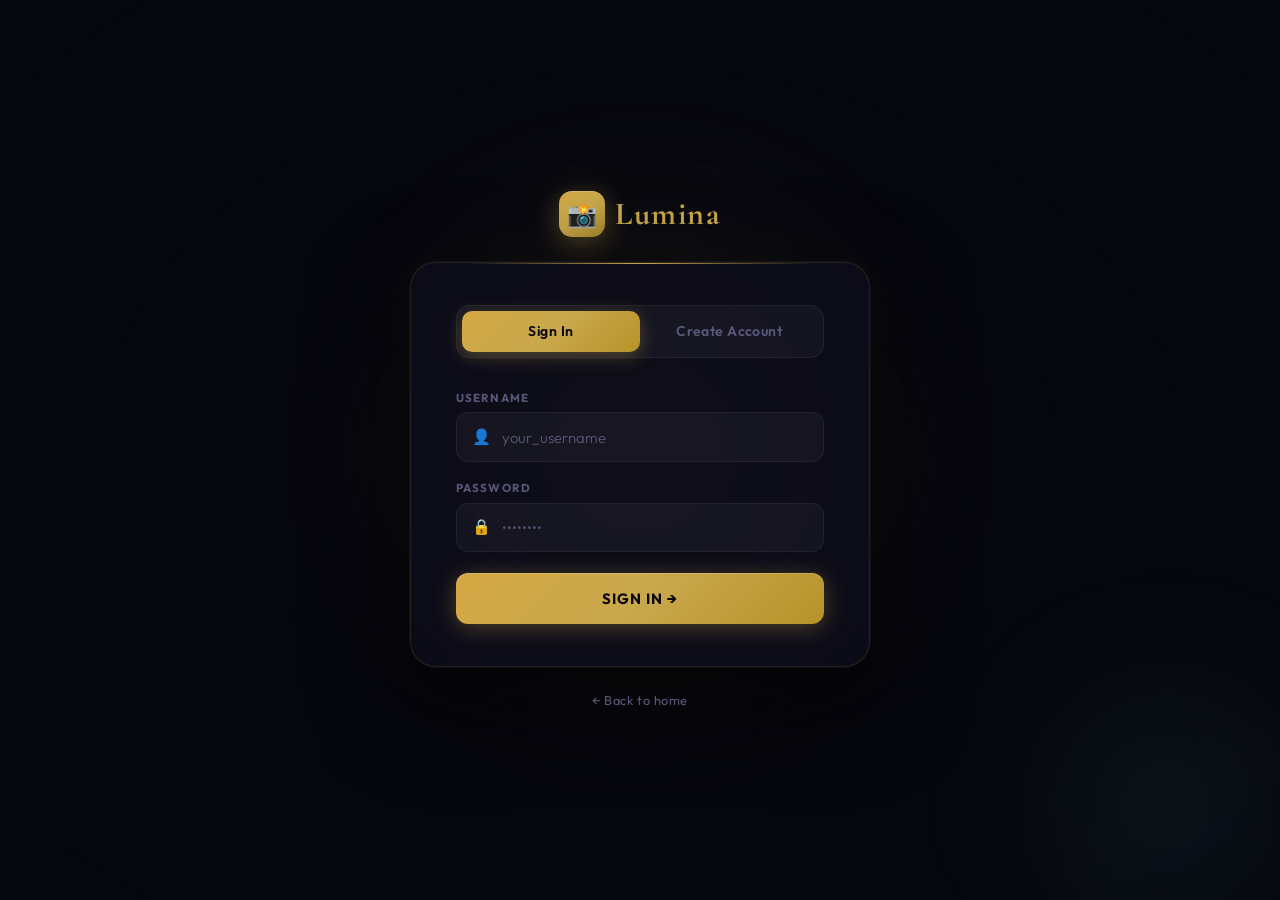
<file: frontend/Creator.html>
<!DOCTYPE html>
<html lang="en">
<head>
  <meta charset="UTF-8"/>
  <meta name="viewport" content="width=device-width, initial-scale=1.0"/>
  <title>Lumina — Creator Studio</title>
  <link rel="preconnect" href="https://fonts.googleapis.com">
  <link href="https://fonts.googleapis.com/css2?family=Cormorant+Garamond:ital,wght@0,300;0,400;0,600;0,700;1,300;1,400&family=Outfit:wght@300;400;500;600;700;800&display=swap" rel="stylesheet">
  <link rel="stylesheet" href="style.css"/>
  <style>

    body { background: var(--ink); }

    .layout {
      display: grid;
      grid-template-columns: 340px 1fr;
      gap: 1.75rem;
      max-width: 1380px;
      margin: 0 auto;
      padding: 2.5rem 1.75rem 5rem;
      align-items: start;
    }
    @media(max-width:960px) { .layout { grid-template-columns: 1fr; } }

    /* ══ UPLOAD PANEL ══ */
    .upload-panel {
      background: var(--panel);
      border: 1px solid rgba(201,168,76,0.15);
      border-radius: 22px;
      overflow: hidden;
      position: sticky;
      top: 84px;
    }

    .upload-panel-header {
      padding: 1.6rem 1.75rem 1.4rem;
      border-bottom: 1px solid var(--border);
      background: linear-gradient(to bottom, rgba(201,168,76,0.06), transparent);
    }

    .upload-panel-header h2 {
      font-family: 'Cormorant Garamond', serif;
      font-size: 1.4rem; font-weight: 600;
      display: flex; align-items: center; gap: 0.5rem;
    }

    .upload-panel-body { padding: 1.5rem 1.75rem 1.75rem; }

    /* Preview box */
    .preview-box {
      width: 100%;
      aspect-ratio: 16/9;
      background: rgba(255,255,255,0.03);
      border: 2px dashed var(--border);
      border-radius: 14px;
      display: flex; align-items: center; justify-content: center;
      font-size: 2.5rem; color: var(--muted);
      overflow: hidden;
      margin-bottom: 1.4rem;
      position: relative;
      transition: border-color 0.25s;
    }
    .preview-box.has-media {
      border-color: rgba(201,168,76,0.35);
      border-style: solid;
    }
    .preview-box img,
    .preview-box video {
      position: absolute; inset: 0;
      width: 100%; height: 100%;
      object-fit: cover;
    }
    .preview-placeholder {
      display: flex; flex-direction: column; align-items: center; gap: 0.5rem;
      color: var(--muted);
    }
    .preview-placeholder span { font-size: 0.78rem; letter-spacing: 0.06em; text-transform: uppercase; }

    .upload-fields { display: flex; flex-direction: column; gap: 1rem; margin-bottom: 1.25rem; }

    .selector-grid {
      display: grid;
      grid-template-columns: 1fr 1fr;
      gap: 0.7rem;
    }
    .select-input {
      width: 100%;
      background: var(--panel2);
      border: 1px solid var(--border);
      color: var(--text);
      border-radius: 12px;
      padding: 0.75rem 0.85rem;
      font-family: 'Outfit', sans-serif;
      outline: none;
    }
    .select-input:focus {
      border-color: rgba(201,168,76,0.45);
      box-shadow: 0 0 0 3px var(--gold-glow);
    }
    .media-source { display: none; }
    .media-source.show { display: block; }
    .input[type="file"] { padding: 0.72rem; }
    .upload-hint {
      margin-top: 0.4rem;
      color: var(--muted);
      font-size: 0.72rem;
      line-height: 1.4;
    }

    .upload-btn {
      width: 100%; padding: 1rem;
      background: linear-gradient(135deg, var(--gold-hi), var(--gold), var(--gold-lo));
      color: #09070d;
      font-family: 'Outfit', sans-serif;
      font-size: 0.9rem; font-weight: 700;
      letter-spacing: 0.06em; text-transform: uppercase;
      border: none; border-radius: 12px;
      cursor: pointer; position: relative; overflow: hidden;
      transition: all 0.25s;
      box-shadow: 0 4px 22px rgba(201,168,76,0.32), inset 0 1px 0 rgba(255,255,255,0.18);
    }
    .upload-btn:hover { transform: translateY(-2px); box-shadow: 0 8px 32px rgba(201,168,76,0.5); }
    .upload-btn:active { transform: none; }
    .upload-btn:disabled { opacity: 0.55; cursor: not-allowed; transform: none; }

    /* ══ MAIN CONTENT ══ */

    /* Stats row */
    .stats-row {
      display: grid;
      grid-template-columns: repeat(3, 1fr);
      gap: 1rem;
      margin-bottom: 2rem;
    }

    .stat-card {
      background: var(--panel);
      border: 1px solid var(--border);
      border-radius: 16px;
      padding: 1.4rem 1.5rem;
      position: relative; overflow: hidden;
      transition: border-color 0.25s, transform 0.25s;
    }
    .stat-card:hover { border-color: var(--border-hi); transform: translateY(-2px); }

    .stat-card::before {
      content: '';
      position: absolute; top: 0; left: 0; right: 0;
      height: 2px;
      background: linear-gradient(90deg, transparent, var(--gold), transparent);
      opacity: 0.5;
    }

    .stat-ico { font-size: 1.5rem; margin-bottom: 0.8rem; display: block; }
    .stat-num {
      font-family: 'Cormorant Garamond', serif;
      font-size: 2.5rem; font-weight: 700;
      color: var(--gold); line-height: 1;
      margin-bottom: 0.3rem;
    }
    .stat-lbl { font-size: 0.75rem; font-weight: 600; color: var(--muted); letter-spacing: 0.08em; text-transform: uppercase; }

    /* Section header */
    .section-hdr {
      display: flex; align-items: center; justify-content: space-between;
      margin-bottom: 1.4rem;
      padding-bottom: 1rem;
      border-bottom: 1px solid var(--border);
    }
    .section-hdr h2 {
      font-family: 'Cormorant Garamond', serif;
      font-size: 1.5rem; font-weight: 600;
    }

    /* Media grid */
    .photos-grid {
      display: grid;
      grid-template-columns: repeat(auto-fill, minmax(230px, 1fr));
      gap: 1.1rem;
    }

    .photo-card {
      background: var(--panel);
      border: 1px solid var(--border);
      border-radius: 16px;
      overflow: hidden;
      transition: transform 0.28s cubic-bezier(.16,1,.3,1), box-shadow 0.28s, border-color 0.28s;
      animation: cardIn 0.4s ease both;
    }
    @keyframes cardIn {
      from { opacity:0; transform:translateY(16px) scale(0.97); }
      to   { opacity:1; transform:translateY(0) scale(1); }
    }
    .photo-card:hover {
      transform: translateY(-5px);
      box-shadow: 0 16px 50px rgba(0,0,0,0.5), 0 0 0 1px rgba(201,168,76,0.18);
      border-color: rgba(201,168,76,0.2);
    }

    .pc-img-wrap { overflow: hidden; }
    .pc-img {
      width: 100%; aspect-ratio: 4/3;
      object-fit: cover; display: block;
      background: var(--panel2);
      transition: transform 0.5s ease;
    }
    .photo-card:hover .pc-img { transform: scale(1.06); }
    .pc-fallback {
      width: 100%; aspect-ratio: 4/3;
      background: var(--panel2);
      display: flex; align-items: center; justify-content: center;
      font-size: 2.5rem; color: var(--muted);
    }

    .pc-body { padding: 0.9rem 1rem; }
    .pc-title {
      font-weight: 700; font-size: 0.93rem;
      white-space: nowrap; overflow: hidden; text-overflow: ellipsis;
      margin-bottom: 0.2rem;
    }
    .pc-meta { font-size: 0.76rem; color: var(--muted); margin-bottom: 0.7rem; }

    .pc-footer {
      display: flex; justify-content: space-between; align-items: center;
    }
    .pc-stats {
      display: flex; align-items: center; gap: 0.8rem;
      font-size: 0.78rem; color: var(--muted);
    }
    .pc-stat { display: flex; align-items: center; gap: 0.25rem; }
    .pc-stat .star-val { color: var(--star); font-weight: 600; }

    .pc-actions { display: flex; gap: 0.3rem; }

    .icon-btn {
      width: 30px; height: 30px;
      background: rgba(255,255,255,0.05);
      border: 1px solid var(--border);
      border-radius: 8px;
      display: flex; align-items: center; justify-content: center;
      cursor: pointer; font-size: 0.85rem;
      transition: all 0.2s; color: var(--muted);
    }
    .icon-btn.view:hover { background: rgba(201,168,76,0.12); border-color: rgba(201,168,76,0.3); color: var(--gold); }
    .icon-btn.del:hover  { background: var(--danger-bg); border-color: rgba(224,92,92,0.3); color: var(--danger); }

    /* ══ STATS MODAL ══ */
    .stats-modal .modal { max-width: 960px; border-radius: 22px; }

    .modal-two-col {
      display: grid;
      grid-template-columns: 1fr 1fr;
      gap: 0;
    }
    @media(max-width:700px) { .modal-two-col { grid-template-columns: 1fr; } }

    .modal-left-img {
      position: relative; overflow: hidden; border-radius: 0 0 0 18px;
    }
    .modal-left-img img,
    .modal-left-img video {
      width: 100%; height: 100%; min-height: 280px;
      object-fit: cover; display: block;
    }
    .modal-img-info {
      position: absolute; bottom: 0; left: 0; right: 0;
      padding: 1.5rem;
      background: linear-gradient(to top, rgba(6,6,14,0.85), transparent);
    }
    .modal-img-title {
      font-family: 'Cormorant Garamond', serif;
      font-size: 1.4rem; font-weight: 600; color: white;
      margin-bottom: 0.3rem;
    }
    .modal-avg-rating {
      display: flex; align-items: baseline; gap: 0.4rem;
    }
    .modal-avg-num {
      font-family: 'Cormorant Garamond', serif;
      font-size: 2.8rem; font-weight: 700; color: var(--gold); line-height: 1;
    }
    .modal-avg-of { font-size: 0.85rem; color: rgba(255,255,255,0.5); }

    .modal-right-panel {
      padding: 1.6rem;
      overflow-y: auto;
      max-height: 580px;
      display: flex; flex-direction: column; gap: 0;
    }

    .detail-section { margin-bottom: 1.6rem; }
    .detail-section:last-child { margin-bottom: 0; }
    .detail-title {
      font-size: 0.7rem; font-weight: 700; letter-spacing: 0.12em;
      text-transform: uppercase; color: var(--muted);
      margin-bottom: 0.8rem;
      display: flex; align-items: center; gap: 0.5rem;
    }
    .detail-title::after {
      content: '';
      flex: 1; height: 1px; background: var(--border);
    }

    .rating-pill {
      display: flex; align-items: center; justify-content: space-between;
      background: rgba(255,255,255,0.04);
      border: 1px solid var(--border);
      border-radius: 10px;
      padding: 0.7rem 0.9rem;
      margin-bottom: 0.4rem;
      font-size: 0.84rem;
    }
    .rating-pill .rp-user { font-weight: 600; color: var(--text-dim); }
    .rating-pill .rp-val { color: var(--star); font-weight: 700; letter-spacing: 0.04em; }
    .rp-val.react { color: var(--gold); }

    .comment-card {
      background: rgba(255,255,255,0.03);
      border: 1px solid var(--border);
      border-radius: 10px;
      padding: 0.8rem 0.9rem;
      margin-bottom: 0.5rem;
    }
    .cc-header { display: flex; align-items: center; justify-content: space-between; margin-bottom: 0.35rem; }
    .cc-author { font-weight: 700; font-size: 0.84rem; color: var(--consumer); }
    .cc-time { font-size: 0.72rem; color: var(--muted); }
    .cc-text { font-size: 0.85rem; color: var(--text-dim); line-height: 1.55; }

    .empty-state-sm {
      color: var(--muted); font-size: 0.84rem;
      padding: 1rem 0; text-align: center;
    }

    @media(max-width:600px) {
      .stats-row { grid-template-columns: 1fr 1fr; }
      .photos-grid { grid-template-columns: 1fr 1fr; }
      .selector-grid { grid-template-columns: 1fr; }
    }
    @media(max-width:400px) {
      .stats-row { grid-template-columns: 1fr; }
      .photos-grid { grid-template-columns: 1fr; }
    }
  </style>
</head>
<body>

<nav class="navbar">
  <a href="Creator.html" class="brand">
    <div class="brand-gem">📸</div>
    Lumina
  </a>
  <div class="nav-right">
    <span class="nav-username" id="nav-username"></span>
    <span class="role-badge creator">Creator</span>
    <a href="manage-users.html" class="btn btn-ghost btn-sm">Manage Users</a>
    <button class="btn btn-ghost btn-sm" onclick="Auth.logout()">Sign Out</button>
  </div>
</nav>

<div class="layout">

  <!-- ══ LEFT: UPLOAD ══ -->
  <aside>
    <div class="upload-panel">
      <div class="upload-panel-header">
        <h2>✦ Share Media</h2>
      </div>
      <div class="upload-panel-body">

        <div class="preview-box" id="preview-box">
          <div class="preview-placeholder">
            <span style="font-size:2.2rem;">🖼️</span>
            <span>Media preview</span>
          </div>
        </div>

        <div class="upload-fields">
          <div class="form-group">
            <label>Media Options *</label>
            <div class="selector-grid">
              <select class="select-input" id="media_type" onchange="handleMediaOptionsChange()">
                <option value="image">Image</option>
                <option value="video">Video</option>
              </select>
              <select class="select-input" id="upload_method" onchange="handleMediaOptionsChange()">
                <option value="local">Local Upload</option>
                <option value="url">URL</option>
              </select>
            </div>
          </div>
          <div class="form-group media-source show" id="local-source">
            <label>Upload File *</label>
            <input class="input" id="media_file" type="file" accept="image/*,video/*" onchange="handleLocalFileChange()"/>
            <div class="upload-hint">Images and videos up to 50MB are supported.</div>
          </div>
          <div class="form-group media-source" id="url-source">
            <label>Media URL *</label>
            <input class="input" id="media_url" placeholder="https://example.com/media.jpg"
              oninput="updatePreviewFromUrl(this.value)"/>
          </div>
          <div class="form-group">
            <label>Title *</label>
            <input class="input" id="title" placeholder="Sunset at Santorini"/>
          </div>
          <div class="form-group">
            <label>Caption</label>
            <textarea class="input" id="caption" placeholder="Golden hour magic…" rows="2"></textarea>
          </div>
          <div class="form-group">
            <label>Location</label>
            <input class="input" id="location" placeholder="Santorini, Greece"/>
          </div>
          <div class="form-group">
            <label>People</label>
            <input class="input" id="people" placeholder="Me &amp; Anna"/>
          </div>
        </div>

        <button class="upload-btn" onclick="uploadMedia()" id="upload-btn">
          ✦ Share Media
        </button>

      </div>
    </div>
  </aside>

  <!-- ══ RIGHT: MAIN ══ -->
  <main>

    <div class="stats-row">
      <div class="stat-card">
        <span class="stat-ico">🖼️</span>
        <div class="stat-num" id="stat-photos">—</div>
        <div class="stat-lbl">Media</div>
      </div>
      <div class="stat-card">
        <span class="stat-ico">💬</span>
        <div class="stat-num" id="stat-comments">—</div>
        <div class="stat-lbl">Comments</div>
      </div>
      <div class="stat-card">
        <span class="stat-ico">⭐</span>
        <div class="stat-num" id="stat-ratings">—</div>
        <div class="stat-lbl">Ratings</div>
      </div>
    </div>

    <div class="section-hdr">
      <h2>My Media</h2>
    </div>

    <div id="photos-grid" class="photos-grid">
      <div style="grid-column:1/-1"><div class="loader"><div class="spinner"></div></div></div>
    </div>

  </main>
</div>

<!-- STATS MODAL -->
<div id="stats-modal" class="modal-overlay stats-modal" onclick="if(event.target.id==='stats-modal') closeStatsModal()">
  <div class="modal">
    <div class="modal-header">
      <h2>Media Stats</h2>
      <button class="modal-close" onclick="closeStatsModal()">✕</button>
    </div>
    <div class="modal-two-col" id="modal-content"></div>
  </div>
</div>

<div id="toast-container"></div>

<script src="config.js"></script>
<script src="Auth.js"></script>
<script>
  if (!Auth.loggedIn()) location.href = 'Login.html';
  if (Auth.role() !== 'creator') location.href = 'Gallery.html';
  document.getElementById('nav-username').textContent = Auth.username();

  const MAX_MEDIA_SIZE = 50 * 1024 * 1024;
  let previewObjectUrl = null;

  function resetPreview() {
    const box = document.getElementById('preview-box');
    if (previewObjectUrl) URL.revokeObjectURL(previewObjectUrl);
    previewObjectUrl = null;
    box.innerHTML = '<div class="preview-placeholder"><span style="font-size:2.2rem;">🖼️</span><span>Media preview</span></div>';
    box.classList.remove('has-media');
  }

  function renderPreview(src, mediaType) {
    const box = document.getElementById('preview-box');
    box.classList.add('has-media');
    if (mediaType === 'video') {
      box.innerHTML = `<video src="${esc(src)}" controls muted onerror="showInvalidPreview()"></video>`;
      return;
    }
    box.innerHTML = `<img src="${esc(src)}" alt="Media preview" onerror="showInvalidPreview()">`;
  }

  function showInvalidPreview() {
    const box = document.getElementById('preview-box');
    box.innerHTML = '<div class="preview-placeholder"><span style="font-size:2rem;">❌</span><span>Invalid media</span></div>';
    box.classList.remove('has-media');
  }

  function handleMediaOptionsChange() {
    const mediaType = document.getElementById('media_type').value;
    const method = document.getElementById('upload_method').value;
    document.getElementById('local-source').classList.toggle('show', method === 'local');
    document.getElementById('url-source').classList.toggle('show', method === 'url');
    document.getElementById('media_file').value = '';
    document.getElementById('media_url').value = '';
    document.getElementById('media_file').accept = mediaType === 'image' ? 'image/*' : 'video/*';
    resetPreview();
  }

  function handleLocalFileChange() {
    const mediaType = document.getElementById('media_type').value;
    const file = document.getElementById('media_file').files[0];
    if (!file) { resetPreview(); return; }
    if (!file.type.startsWith(mediaType + '/')) {
      toast(`Please choose a valid ${mediaType} file`, 'error');
      document.getElementById('media_file').value = '';
      resetPreview();
      return;
    }
    if (file.size > MAX_MEDIA_SIZE) {
      toast('File is too large. Maximum size is 50MB', 'error');
      document.getElementById('media_file').value = '';
      resetPreview();
      return;
    }
    if (previewObjectUrl) URL.revokeObjectURL(previewObjectUrl);
    previewObjectUrl = URL.createObjectURL(file);
    renderPreview(previewObjectUrl, mediaType);
  }

  function updatePreviewFromUrl(url) {
    const mediaType = document.getElementById('media_type').value;
    if (!url.trim()) { resetPreview(); return; }
    renderPreview(url.trim(), mediaType);
  }

  async function uploadMedia() {
    const title     = document.getElementById('title').value.trim();
    const mediaType = document.getElementById('media_type').value;
    const method    = document.getElementById('upload_method').value;
    const mediaUrl  = document.getElementById('media_url').value.trim();
    const mediaFile = document.getElementById('media_file').files[0];
    const caption   = document.getElementById('caption').value.trim();
    const location  = document.getElementById('location').value.trim();
    const people    = document.getElementById('people').value.trim();
    if (!title) { toast('Title is required', 'error'); return; }
    if (method === 'local') {
      if (!mediaFile) { toast('Please choose an image or video file', 'error'); return; }
      if (!mediaFile.type.startsWith(mediaType + '/')) { toast(`File must be a ${mediaType}`, 'error'); return; }
      if (mediaFile.size > MAX_MEDIA_SIZE) { toast('File is too large. Maximum size is 50MB', 'error'); return; }
    } else if (!/^https?:\/\//i.test(mediaUrl)) {
      toast('Please enter a valid media URL', 'error');
      return;
    }

    const formData = new FormData();
    formData.append('title', title);
    formData.append('caption', caption);
    formData.append('location', location);
    formData.append('people', people);
    formData.append('media_type', mediaType);
    formData.append('upload_method', method);
    if (method === 'local') formData.append('media_file', mediaFile);
    else formData.append('media_url', mediaUrl);

    const btn = document.getElementById('upload-btn');
    btn.textContent = 'Uploading…'; btn.disabled = true;
    const { ok, data } = await apiFetch('/images', {
      method: 'POST',
      headers: { "Authorization": "Bearer " + Auth.token() },
      body: formData
    });
    btn.textContent = '✦ Share Media'; btn.disabled = false;
    if (ok) {
      toast('Media shared successfully!', 'success');
      ['title','caption','location','people','media_url'].forEach(id => document.getElementById(id).value = '');
      document.getElementById('media_file').value = '';
      resetPreview();
      loadMyPhotos();
    } else toast(data.message || 'Upload failed', 'error');
  }

  async function loadMyPhotos() {
    const { ok, data } = await apiFetch('/images');
    const grid = document.getElementById('photos-grid');
    if (!ok) { toast('Failed to load media', 'error'); return; }
    const mine = data.filter(img => img.uploader === Auth.username());
    document.getElementById('stat-photos').textContent   = mine.length;
    document.getElementById('stat-comments').textContent = mine.reduce((s,i) => s + i.comment_count, 0);
    document.getElementById('stat-ratings').textContent  = mine.reduce((s,i) => s + i.rating_count, 0);
    if (!mine.length) {
      grid.innerHTML = `<div class="empty" style="grid-column:1/-1">
        <span class="empty-icon">📸</span>
        <h3>No media yet</h3>
        <p>Share your first image or video using the panel on the left.</p></div>`;
      return;
    }
    grid.innerHTML = mine.map((img, idx) => {
      const delay = Math.min(idx * 0.05, 0.5);
      const media = renderMedia(img, 'pc-img');
      return `<div class="photo-card" style="animation-delay:${delay}s">
        <div class="pc-img-wrap">
          ${media}
        </div>
        <div class="pc-body">
          <div class="pc-title">${esc(img.title)}</div>
          <div class="pc-meta">${img.location ? '📍 ' + esc(img.location) : 'No location'}</div>
          <div class="pc-footer">
            <div class="pc-stats">
              <div class="pc-stat">
                <span>⭐</span>
                <span class="star-val">${img.avg_rating > 0 ? img.avg_rating.toFixed(1) : '—'}</span>
              </div>
              <div class="pc-stat">💬 ${img.comment_count}</div>
            </div>
            <div class="pc-actions">
              <button class="icon-btn view" onclick="viewStats(${img.id})" title="View Stats">📊</button>
              <button class="icon-btn del" onclick="deletePhoto(${img.id})" title="Delete">🗑</button>
            </div>
          </div>
        </div>
      </div>`;
    }).join('');
  }

  async function viewStats(id) {
    const { ok, data } = await apiFetch(`/images/${id}/stats`, { headers: Auth.headers() });
    if (!ok) { toast(data?.message || 'Failed to load stats', 'error'); return; }

    const html = `
      <div class="modal-left-img">
        ${renderMedia(data, 'pc-img')}
        <div class="modal-img-info">
          <div class="modal-img-title">${esc(data.title)}</div>
          <div class="modal-avg-rating">
            <span class="modal-avg-num">${data.avg_rating.toFixed(1)}</span>
            <span class="modal-avg-of">/ 5 &nbsp;·&nbsp; ${data.rating_count} ${data.rating_count === 1 ? 'rating' : 'ratings'}</span>
          </div>
        </div>
      </div>
      <div class="modal-right-panel">
        <div class="detail-section">
          <div class="detail-title">Reactions</div>
          <div style="font-size:0.82rem;color:var(--muted);margin-bottom:0.55rem;">
            👍 ${data.reaction_counts?.like || 0} &nbsp;|&nbsp;
            😊 ${data.reaction_counts?.happy || 0} &nbsp;|&nbsp;
            ❤️ ${data.reaction_counts?.love || 0}
          </div>
          ${data.reactions && data.reactions.length
            ? data.reactions.map(r => `
              <div class="rating-pill">
                <span class="rp-user">${esc(r.username)}</span>
                <span class="rp-val react">${r.reaction_type === 'like' ? '👍 Like' : r.reaction_type === 'happy' ? '😊 Happy' : '❤️ Love'}</span>
              </div>`).join('')
            : `<div class="empty-state-sm">No reactions yet.</div>`}
        </div>
        <div class="detail-section">
          <div class="detail-title">Ratings</div>
          ${data.ratings.length
            ? data.ratings.map(r => `
              <div class="rating-pill">
                <span class="rp-user">${esc(r.username)}</span>
                <span class="rp-val">${r.value} ★</span>
              </div>`).join('')
            : `<div class="empty-state-sm">No ratings yet.</div>`}
        </div>
        <div class="detail-section">
          <div class="detail-title">Comments (${data.comments.length})</div>
          ${data.comments.length
            ? data.comments.map(c => `
              <div class="comment-card">
                <div class="cc-header">
                  <span class="cc-author">${esc(c.username)}</span>
                  <span class="cc-time">${c.created_at ? new Date(c.created_at).toLocaleDateString('en-US',{month:'short',day:'numeric',year:'numeric'}) : ''}</span>
                </div>
                <div class="cc-text">${esc(c.text)}</div>
              </div>`).join('')
            : `<div class="empty-state-sm">No comments yet.</div>`}
        </div>
      </div>`;

    document.getElementById('modal-content').innerHTML = html;
    document.getElementById('stats-modal').classList.add('open');
  }

  function closeStatsModal() {
    document.getElementById('stats-modal').classList.remove('open');
    document.getElementById('modal-content').innerHTML = '';
  }

  function renderMedia(item, className) {
    const src = item.media_url || item.image_url || '';
    if (!src) return `<div class="pc-fallback">🌄</div>`;
    if (item.media_type === 'video') {
      return `<video class="${className}" src="${esc(src)}" muted controls preload="metadata"></video>`;
    }
    return `<img class="${className}" src="${esc(src)}" alt="${esc(item.title)}" loading="lazy"
      onerror="this.outerHTML='<div class=pc-fallback>🌄</div>'">`;
  }

  async function deletePhoto(id) {
    if (!confirm('Delete this media item? This cannot be undone.')) return;
    const { ok } = await apiFetch(`/images/${id}`, { method: 'DELETE', headers: Auth.headers() });
    if (ok) { toast('Media deleted', 'success'); loadMyPhotos(); }
    else toast('Failed to delete media', 'error');
  }

  function esc(str) {
    if (!str) return '';
    return String(str).replace(/&/g,'&amp;').replace(/</g,'&lt;').replace(/>/g,'&gt;').replace(/"/g,'&quot;');
  }

  function toast(msg, type) {
    const t = document.createElement('div');
    t.className = `toast ${type}`; t.textContent = msg;
    let c = document.getElementById('toast-container');
    if (!c) { c = document.createElement('div'); c.id = 'toast-container'; document.body.append(c); }
    c.append(t); setTimeout(() => t.remove(), 3500);
  }

  handleMediaOptionsChange();
  loadMyPhotos();
</script>
</body>
</html>
</file>
<file: frontend/style.css>
/* ═══════════════════════════════════════════════════
   Lumina — Global Design System v4
   Aesthetic: Cinematic Dark Luxury Editorial
   ═══════════════════════════════════════════════════ */

@import url('https://fonts.googleapis.com/css2?family=Cormorant+Garamond:ital,wght@0,300;0,400;0,600;0,700;1,300;1,400;1,600&family=Outfit:wght@300;400;500;600;700;800&display=swap');

:root {
  --ink:         #06060e;
  --surface:     #0a0a16;
  --panel:       #0f0f1e;
  --panel2:      #151528;
  --panel3:      #1a1a32;
  --border:      rgba(255,255,255,0.07);
  --border-hi:   rgba(255,255,255,0.14);
  --gold:        #c9a84c;
  --gold-hi:     #d4a843;
  --gold-lo:     #b8932a;
  --gold-glow:   rgba(201,168,76,0.22);
  --gold-subtle: rgba(201,168,76,0.08);
  --danger:      #e05c5c;
  --danger-bg:   rgba(224,92,92,0.1);
  --teal:        #4dd9c8;
  --teal-bg:     rgba(77,217,200,0.08);
  --blue:        #6b8fff;
  --blue-bg:     rgba(107,143,255,0.08);
  --text:        #ece9f8;
  --text-dim:    #a6a2be;
  --muted:       #58567a;
  --creator:     #6b8fff;
  --consumer:    #4dd9c8;
  --star:        #f5c842;
  --star-dim:    #2a2a45;
  --radius:      16px;
  --radius-sm:   10px;
  --shadow:      0 24px 80px rgba(0,0,0,0.72);
  --shadow-sm:   0 8px 32px rgba(0,0,0,0.5);
}

*, *::before, *::after { box-sizing: border-box; margin: 0; padding: 0; }
html { scroll-behavior: smooth; }

body {
  font-family: 'Outfit', sans-serif;
  background: var(--ink);
  color: var(--text);
  min-height: 100vh;
  line-height: 1.65;
  -webkit-font-smoothing: antialiased;
  -moz-osx-font-smoothing: grayscale;
}

/* ── SCROLLBAR ── */
::-webkit-scrollbar { width: 5px; height: 5px; }
::-webkit-scrollbar-track { background: var(--surface); }
::-webkit-scrollbar-thumb { background: #252540; border-radius: 3px; }
::-webkit-scrollbar-thumb:hover { background: #353560; }

/* ══════════════════════════════════════
   NAVBAR
══════════════════════════════════════ */
.navbar {
  display: flex;
  align-items: center;
  justify-content: space-between;
  padding: 0 2.5rem;
  height: 66px;
  background: rgba(6,6,14,0.88);
  backdrop-filter: blur(24px) saturate(1.6);
  -webkit-backdrop-filter: blur(24px) saturate(1.6);
  border-bottom: 1px solid rgba(201,168,76,0.1);
  position: sticky;
  top: 0;
  z-index: 200;
}

.navbar .brand {
  display: flex;
  align-items: center;
  gap: 0.55rem;
  text-decoration: none;
  font-family: 'Cormorant Garamond', serif;
  font-size: 1.7rem;
  font-weight: 700;
  color: var(--gold);
  letter-spacing: 0.04em;
}

.brand-gem {
  width: 34px; height: 34px;
  background: linear-gradient(140deg, var(--gold-hi), var(--gold), var(--gold-lo));
  border-radius: 9px;
  display: flex; align-items: center; justify-content: center;
  font-size: 1rem;
  box-shadow: 0 4px 16px rgba(201,168,76,0.35), inset 0 1px 0 rgba(255,255,255,0.2);
  flex-shrink: 0;
}

.navbar .nav-right {
  display: flex;
  align-items: center;
  gap: 0.75rem;
}

.nav-username {
  color: var(--muted);
  font-size: 0.84rem;
  font-weight: 400;
}

/* ── ROLE BADGES ── */
.role-badge {
  font-size: 0.7rem;
  font-weight: 700;
  letter-spacing: 0.1em;
  text-transform: uppercase;
  padding: 4px 12px;
  border-radius: 100px;
}
.role-badge.creator  { background: var(--blue-bg);  color: var(--creator);  border: 1px solid rgba(107,143,255,0.28); }
.role-badge.consumer { background: var(--teal-bg);   color: var(--consumer); border: 1px solid rgba(77,217,200,0.28); }

/* ══════════════════════════════════════
   BUTTONS
══════════════════════════════════════ */
.btn {
  display: inline-flex;
  align-items: center;
  gap: 0.45rem;
  padding: 0.6rem 1.3rem;
  border: none;
  border-radius: var(--radius-sm);
  font-family: 'Outfit', sans-serif;
  font-size: 0.86rem;
  font-weight: 600;
  cursor: pointer;
  transition: all 0.22s cubic-bezier(.4,0,.2,1);
  text-decoration: none;
  letter-spacing: 0.02em;
  white-space: nowrap;
}

.btn-primary {
  background: linear-gradient(135deg, var(--gold-hi), var(--gold), var(--gold-lo));
  color: #09070d;
  box-shadow: 0 4px 18px rgba(201,168,76,0.3), inset 0 1px 0 rgba(255,255,255,0.18);
}
.btn-primary:hover {
  transform: translateY(-2px);
  box-shadow: 0 8px 30px rgba(201,168,76,0.48);
}
.btn-primary:active { transform: none; }

.btn-ghost {
  background: transparent;
  color: var(--text-dim);
  border: 1px solid var(--border);
}
.btn-ghost:hover {
  border-color: rgba(201,168,76,0.35);
  color: var(--gold);
  background: var(--gold-subtle);
}

.btn-danger {
  background: var(--danger-bg);
  color: var(--danger);
  border: 1px solid rgba(224,92,92,0.22);
}
.btn-danger:hover { background: rgba(224,92,92,0.2); }

.btn-sm { padding: 0.38rem 0.9rem; font-size: 0.78rem; }
.btn-lg { padding: 0.9rem 2rem; font-size: 0.95rem; border-radius: 100px; }

/* ══════════════════════════════════════
   FORM INPUTS
══════════════════════════════════════ */
.input {
  width: 100%;
  padding: 0.85rem 1rem;
  background: rgba(255,255,255,0.04);
  border: 1px solid var(--border);
  border-radius: var(--radius-sm);
  color: var(--text);
  font-family: 'Outfit', sans-serif;
  font-size: 0.92rem;
  font-weight: 400;
  transition: all 0.22s;
  outline: none;
}
.input::placeholder { color: var(--muted); font-weight: 300; }
.input:focus {
  border-color: var(--gold);
  background: rgba(201,168,76,0.05);
  box-shadow: 0 0 0 3px rgba(201,168,76,0.12);
}
textarea.input { resize: vertical; min-height: 72px; line-height: 1.6; }

.form-group { display: flex; flex-direction: column; gap: 0.45rem; }
.form-group label {
  font-size: 0.72rem;
  font-weight: 700;
  color: var(--muted);
  letter-spacing: 0.1em;
  text-transform: uppercase;
}

/* ══════════════════════════════════════
   TOAST
══════════════════════════════════════ */
#toast-container {
  position: fixed;
  bottom: 2rem; right: 2rem;
  z-index: 9999;
  display: flex; flex-direction: column; gap: 0.75rem;
}
.toast {
  padding: 0.95rem 1.3rem;
  border-radius: 12px;
  font-size: 0.86rem; font-weight: 500;
  animation: toastIn 0.38s cubic-bezier(.4,0,.2,1) both;
  min-width: 200px; max-width: 300px;
  box-shadow: var(--shadow-sm);
  border-left: 3px solid;
}
.toast.success { background: #0b1e10; color: #6ed47a; border-color: #1e5228; }
.toast.error   { background: #1e0b0b; color: #ff8585; border-color: #521e1e; }
.toast.info    { background: #0b0d1e; color: #8898ff; border-color: #1e2452; }
@keyframes toastIn {
  from { transform: translateX(110%) scale(0.95); opacity: 0; }
  to   { transform: translateX(0) scale(1); opacity: 1; }
}

/* ══════════════════════════════════════
   MODAL
══════════════════════════════════════ */
.modal-overlay {
  display: none;
  position: fixed; inset: 0;
  background: rgba(0,0,0,0.85);
  backdrop-filter: blur(8px);
  z-index: 500;
  align-items: center; justify-content: center;
  padding: 1.5rem;
}
.modal-overlay.open { display: flex; }

.modal {
  background: var(--panel);
  border: 1px solid rgba(201,168,76,0.12);
  border-radius: 22px;
  width: min(700px, 96vw);
  max-height: 90vh;
  overflow-y: auto;
  box-shadow: 0 40px 120px rgba(0,0,0,0.9), 0 0 0 1px rgba(255,255,255,0.04);
  animation: modalIn 0.3s cubic-bezier(.4,0,.2,1);
}
@keyframes modalIn {
  from { transform: scale(0.9) translateY(20px); opacity: 0; }
  to   { transform: scale(1) translateY(0); opacity: 1; }
}

.modal-header {
  display: flex; align-items: center; justify-content: space-between;
  padding: 1.5rem 1.75rem;
  border-bottom: 1px solid var(--border);
}
.modal-header h2 {
  font-family: 'Cormorant Garamond', serif;
  font-size: 1.45rem; font-weight: 600;
}
.modal-close {
  width: 34px; height: 34px;
  background: var(--panel2); border: 1px solid var(--border);
  color: var(--muted); font-size: 1rem; cursor: pointer;
  border-radius: 50%; display: flex; align-items: center; justify-content: center;
  transition: all 0.2s;
}
.modal-close:hover { color: var(--text); border-color: var(--border-hi); }
.modal-body { padding: 1.75rem; }

/* ── STARS ── */
.stars { display: flex; gap: 4px; }
.star {
  font-size: 1.5rem; cursor: pointer;
  color: var(--star-dim);
  transition: color 0.15s, transform 0.2s cubic-bezier(.4,0,.2,1);
  user-select: none; line-height: 1;
}
.star:hover { color: var(--star); transform: scale(1.25) rotate(-5deg); }
.star.active { color: var(--star); }

/* ── EMPTY STATE ── */
.empty {
  text-align: center; padding: 5rem 2rem; color: var(--muted);
}
.empty .empty-icon { font-size: 3.5rem; margin-bottom: 1rem; opacity: 0.3; display: block; }
.empty h3 { font-size: 1.1rem; margin-bottom: 0.5rem; color: var(--text-dim); font-weight: 500; }
.empty p  { font-size: 0.87rem; max-width: 300px; margin: 0 auto; }

/* ── LOADER ── */
.loader { display: flex; justify-content: center; align-items: center; padding: 5rem; }
.spinner {
  width: 36px; height: 36px;
  border: 2.5px solid var(--border);
  border-top-color: var(--gold);
  border-radius: 50%;
  animation: spin 0.75s linear infinite;
}
@keyframes spin { to { transform: rotate(360deg); } }

/* ── RESPONSIVE ── */
@media (max-width: 600px) {
  .navbar { padding: 0 1.25rem; }
  .navbar .brand { font-size: 1.4rem; }
  #toast-container { bottom: 1rem; right: 1rem; left: 1rem; }
  .toast { min-width: unset; max-width: 100%; }
}
</file>
